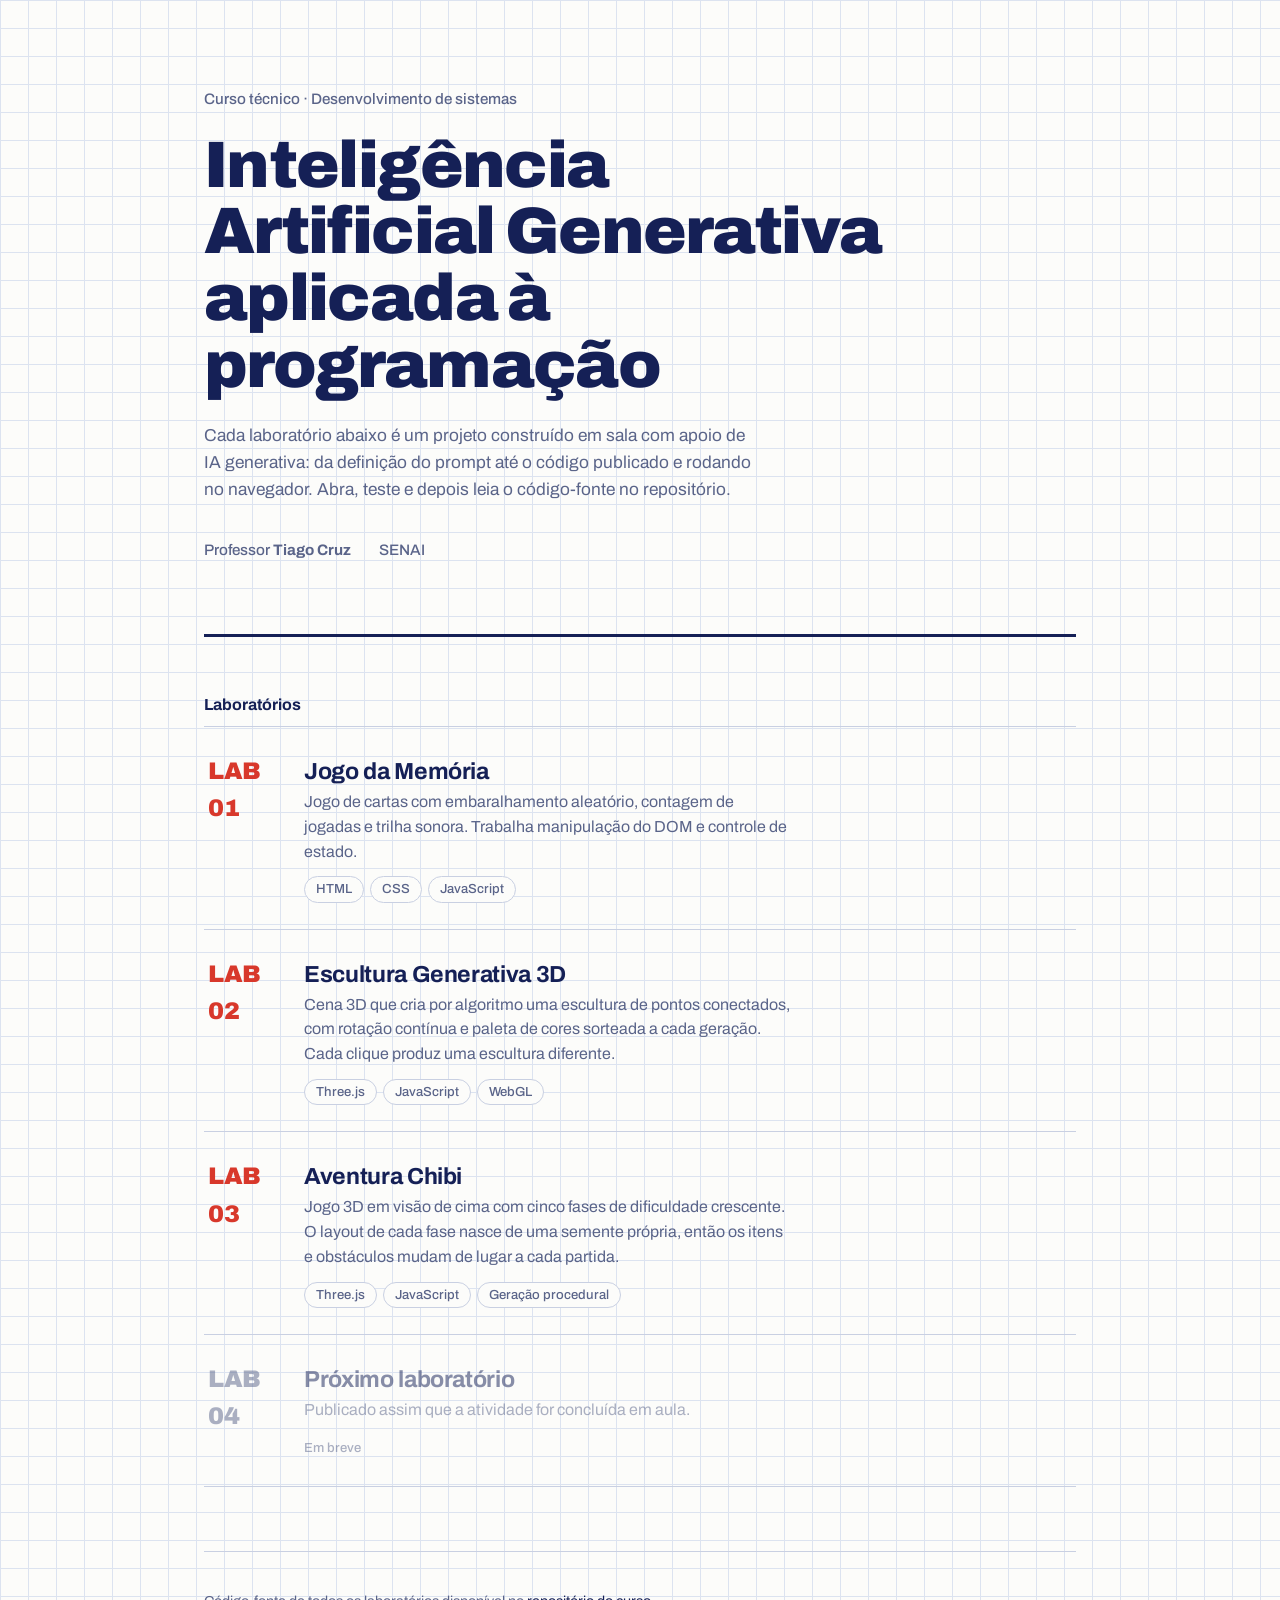
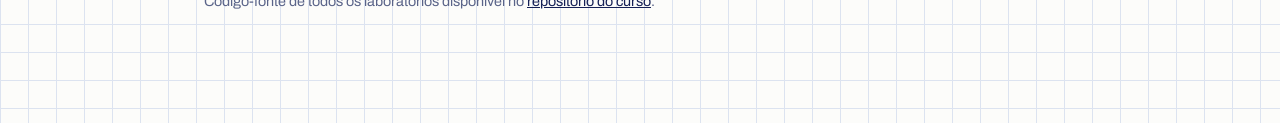
<file: index.html>
<!DOCTYPE html>
<html lang="pt-BR">
<head>
<meta charset="UTF-8">
<meta name="viewport" content="width=device-width, initial-scale=1">
<title>IA Generativa Aplicada à Programação — Laboratórios</title>
<meta name="description" content="Portal dos laboratórios práticos do curso de Inteligências Artificiais Generativas Aplicada à Programação.">
<link rel="preconnect" href="https://fonts.googleapis.com">
<link rel="preconnect" href="https://fonts.gstatic.com" crossorigin>
<link href="https://fonts.googleapis.com/css2?family=Archivo:wght@400;500;700;900&display=swap" rel="stylesheet">
<style>
  :root{
    --papel:#FCFCFA;
    --grade:#DCE3F0;
    --tinta:#152056;
    --tinta-fraca:#5A6489;
    --caneta:#D8382B;
    --borda:#C9D0E2;
  }

  *{box-sizing:border-box;}

  html{-webkit-text-size-adjust:100%;}

  body{
    margin:0;
    font-family:"Archivo","Segoe UI",system-ui,-apple-system,sans-serif;
    color:var(--tinta);
    background-color:var(--papel);
    /* papel quadriculado de caderno técnico */
    background-image:
      linear-gradient(var(--grade) 1px, transparent 1px),
      linear-gradient(90deg, var(--grade) 1px, transparent 1px);
    background-size:28px 28px;
    line-height:1.55;
  }

  .folha{
    max-width:920px;
    margin:0 auto;
    padding:0 24px 96px;
  }

  /* ---------- Cabeçalho ---------- */

  header{
    padding:88px 0 56px;
    border-bottom:3px solid var(--tinta);
  }

  .disciplina{
    font-size:.95rem;
    font-weight:500;
    color:var(--tinta-fraca);
    margin:0 0 20px;
  }

  h1{
    font-size:clamp(2.3rem,6.2vw,4.1rem);
    font-weight:900;
    line-height:1.02;
    letter-spacing:-.025em;
    margin:0 0 24px;
    max-width:16ch;
  }

  .resumo{
    font-size:1.08rem;
    max-width:56ch;
    margin:0;
    color:var(--tinta-fraca);
  }

  .assinatura{
    margin-top:36px;
    font-size:.95rem;
    font-weight:500;
    display:flex;
    flex-wrap:wrap;
    gap:8px 28px;
  }

  .assinatura span{color:var(--tinta-fraca);}
  .assinatura strong{font-weight:700;}

  /* ---------- Lista de laboratórios ---------- */

  h2{
    font-size:1rem;
    font-weight:700;
    margin:56px 0 8px;
  }

  .lista{
    list-style:none;
    margin:0;
    padding:0;
    border-top:1px solid var(--borda);
  }

  .lista li{border-bottom:1px solid var(--borda);}

  .lab{
    display:grid;
    grid-template-columns:76px 1fr;
    align-items:baseline;
    gap:0 20px;
    padding:26px 16px 26px 4px;
    text-decoration:none;
    color:inherit;
    transition:background-color .12s ease, color .12s ease, padding-left .12s ease;
  }

  .numero{
    font-size:1.5rem;
    font-weight:900;
    color:var(--caneta);
    letter-spacing:-.02em;
  }

  .titulo{
    font-size:1.45rem;
    font-weight:700;
    letter-spacing:-.015em;
    margin:0 0 6px;
  }

  .sobre{
    margin:0 0 12px;
    color:var(--tinta-fraca);
    max-width:54ch;
  }

  .stack{
    font-size:.82rem;
    font-weight:500;
    color:var(--tinta-fraca);
    display:flex;
    flex-wrap:wrap;
    gap:6px;
  }

  .stack b{
    font-weight:500;
    border:1px solid var(--borda);
    border-radius:999px;
    padding:2px 11px;
    background:var(--papel);
  }

  .lab:hover,
  .lab:focus-visible{
    background-color:var(--tinta);
    color:var(--papel);
    padding-left:14px;
    outline:none;
  }

  .lab:hover .sobre,
  .lab:focus-visible .sobre,
  .lab:hover .stack,
  .lab:focus-visible .stack{color:#B9C2E0;}

  .lab:hover .numero,
  .lab:focus-visible .numero{color:#FF8377;}

  .lab:hover .stack b,
  .lab:focus-visible .stack b{
    border-color:#3E4A85;
    background:transparent;
  }

  /* Laboratório ainda não publicado */

  .lab.breve{
    cursor:default;
    opacity:.5;
  }

  .lab.breve .numero{color:var(--tinta-fraca);}

  .aguarde{
    font-size:.82rem;
    font-weight:500;
    color:var(--tinta-fraca);
  }

  footer{
    margin-top:64px;
    padding-top:24px;
    border-top:1px solid var(--borda);
    font-size:.9rem;
    color:var(--tinta-fraca);
  }

  footer a{color:var(--tinta);}

  @media (max-width:560px){
    header{padding-top:56px;}
    .lab{grid-template-columns:1fr; gap:6px;}
    .numero{font-size:1.1rem;}
    .titulo{font-size:1.25rem;}
  }

  @media (prefers-reduced-motion:reduce){
    *{transition:none !important;}
  }
</style>
</head>
<body>
<div class="folha">

  <header>
    <p class="disciplina">Curso técnico · Desenvolvimento de sistemas</p>
    <h1>Inteligência Artificial Generativa aplicada à programação</h1>
    <p class="resumo">
      Cada laboratório abaixo é um projeto construído em sala com apoio de IA generativa:
      da definição do prompt até o código publicado e rodando no navegador.
      Abra, teste e depois leia o código-fonte no repositório.
    </p>
    <p class="assinatura">
      <span>Professor <strong>Tiago Cruz</strong></span>
      <span>SENAI</span>
    </p>
  </header>

  <h2>Laboratórios</h2>

  <!--
    ================== COMO ADICIONAR UM NOVO LABORATÓRIO ==================
    1. Copie um bloco <li> inteiro dos que estão abaixo.
    2. Troque o href pelo nome da pasta do novo lab (sempre minúsculo, sem
       espaços e sem acentos. Atenção: o GitHub Pages diferencia maiúsculas
       de minúsculas — "3D/" não é o mesmo que "3d/".
    3. Ajuste número, título, descrição e as tecnologias.
    Para liberar um lab que está "Em breve": troque <div class="lab breve">
    por <a class="lab" href="pasta-do-lab/"> e feche com </a>.
    =======================================================================
  -->

  <ul class="lista">

    <li>
      <a class="lab" href="lab-jogo-da-memoria/">
        <span class="numero">LAB 01</span>
        <span>
          <span class="titulo">Jogo da Memória</span>
          <p class="sobre">
            Jogo de cartas com embaralhamento aleatório, contagem de jogadas e
            trilha sonora. Trabalha manipulação do DOM e controle de estado.
          </p>
          <span class="stack"><b>HTML</b><b>CSS</b><b>JavaScript</b></span>
        </span>
      </a>
    </li>

    <li>
      <a class="lab" href="3D/">
        <span class="numero">LAB 02</span>
        <span>
          <span class="titulo">Escultura Generativa 3D</span>
          <p class="sobre">
            Cena 3D que cria por algoritmo uma escultura de pontos conectados,
            com rotação contínua e paleta de cores sorteada a cada geração.
            Cada clique produz uma escultura diferente.
          </p>
          <span class="stack"><b>Three.js</b><b>JavaScript</b><b>WebGL</b></span>
        </span>
      </a>
    </li>

    <li>
      <a class="lab" href="jogo-3d-chibi/">
        <span class="numero">LAB 03</span>
        <span>
          <span class="titulo">Aventura Chibi</span>
          <p class="sobre">
            Jogo 3D em visão de cima com cinco fases de dificuldade crescente.
            O layout de cada fase nasce de uma semente própria, então os itens e
            obstáculos mudam de lugar a cada partida.
          </p>
          <span class="stack"><b>Three.js</b><b>JavaScript</b><b>Geração procedural</b></span>
        </span>
      </a>
    </li>

    <li>
      <div class="lab breve">
        <span class="numero">LAB 04</span>
        <span>
          <span class="titulo">Próximo laboratório</span>
          <p class="sobre">Publicado assim que a atividade for concluída em aula.</p>
          <span class="aguarde">Em breve</span>
        </span>
      </div>
    </li>

  </ul>

  <footer>
    <p>
      Código-fonte de todos os laboratórios disponível no
      <a href="https://github.com/tiagucruz/gpt">repositório do curso</a>.
    </p>
  </footer>

</div>
</body>
</html>
</file>
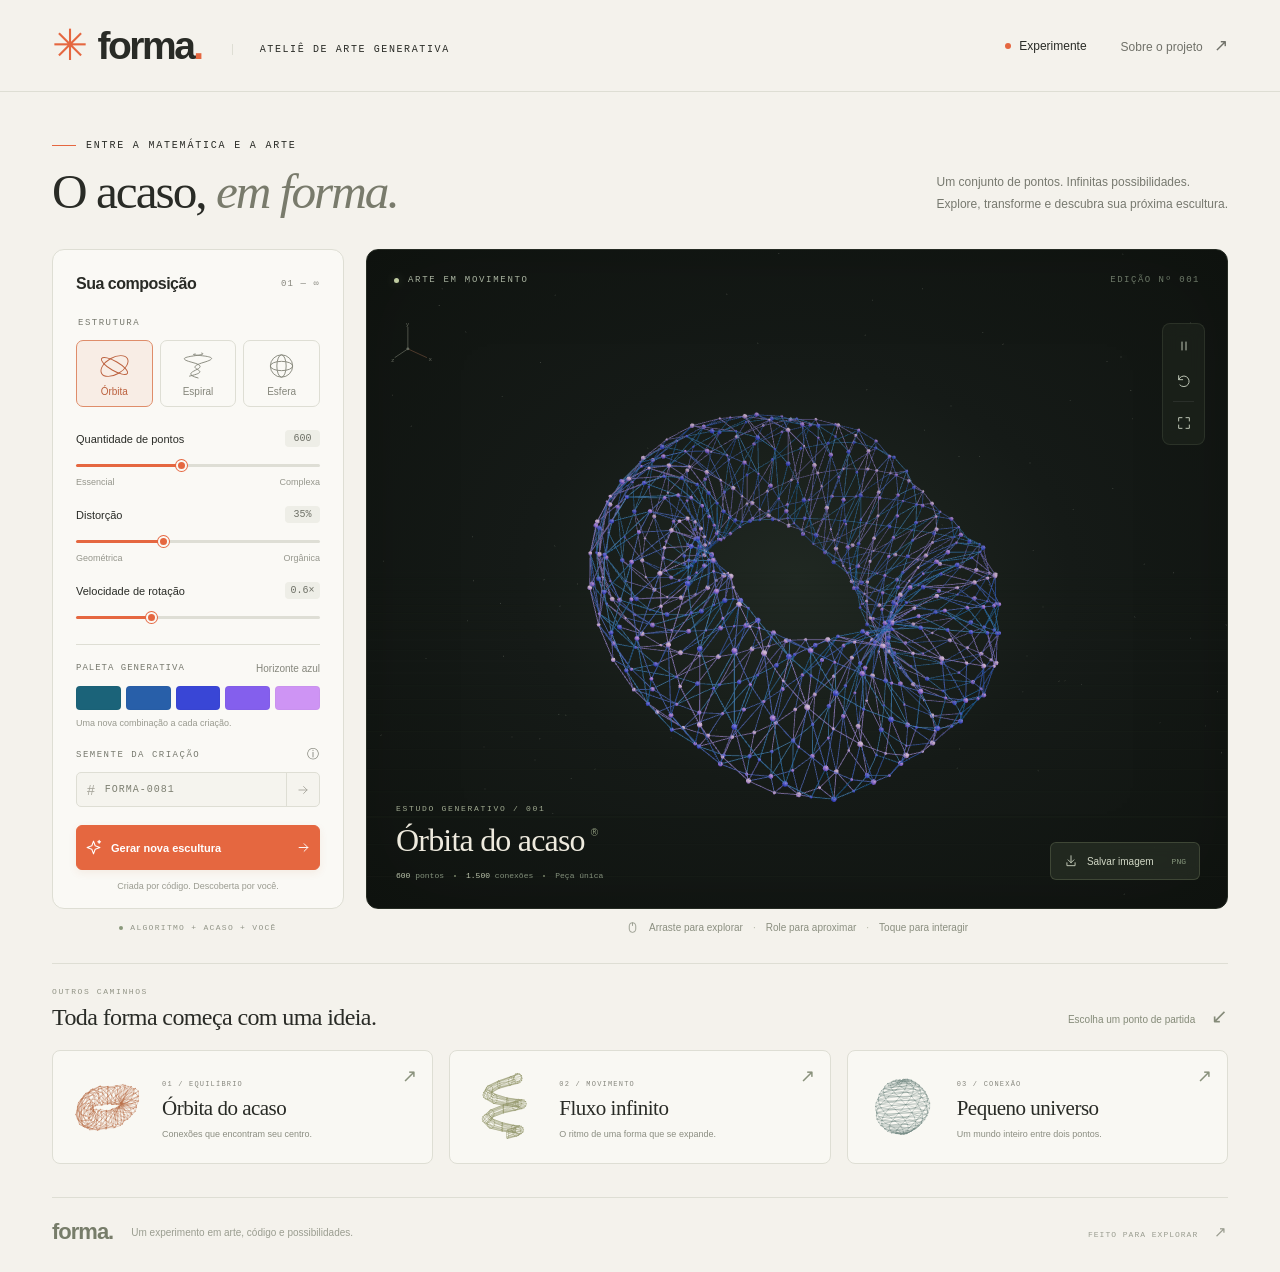
<file: 3D/index.html>
<!DOCTYPE html>
<html lang="pt-BR">
<head>
  <meta charset="UTF-8">
  <meta name="viewport" content="width=device-width, initial-scale=1.0">
  <meta name="theme-color" content="#f4f2ec">
  <meta name="description" content="Um ateliê de arte generativa. Explore formas, transforme o acaso e crie esculturas 3D únicas.">
  <title>Forma — Ateliê generativo</title>
  <link rel="icon" href="assets/favicon.svg" type="image/svg+xml">
  <link rel="stylesheet" href="styles.css">
  <script type="importmap">{"imports":{"three":"./vendor/three.module.js"}}</script>
  <script type="module" src="app.js"></script>
</head>
<body>
  <svg class="icon-definitions" xmlns="http://www.w3.org/2000/svg" aria-hidden="true"><defs>
    <symbol id="i-spark" viewBox="0 0 24 24"><path d="m12 3 2.4 6.6L21 12l-6.6 2.4L12 21l-2.4-6.6L3 12l6.6-2.4L12 3Z"/><path d="m20 2 .6 1.4L22 4l-1.4.6L20 6l-.6-1.4L18 4l1.4-.6L20 2Z"/></symbol>
    <symbol id="i-arrow" viewBox="0 0 24 24"><path d="M5 12h14m-6-6 6 6-6 6"/></symbol>
    <symbol id="i-download" viewBox="0 0 24 24"><path d="M12 3v12m-5-5 5 5 5-5M5 15v5h14v-5"/></symbol>
    <symbol id="i-reset" viewBox="0 0 24 24"><path d="M4 10a8 8 0 1 1 1.8 8M4 4v6h6"/></symbol>
    <symbol id="i-expand" viewBox="0 0 24 24"><path d="M9 4H4v5m11-5h5v5M4 15v5h5m11-5v5h-5"/></symbol>
    <symbol id="i-pause" viewBox="0 0 24 24"><path d="M9 6v12M15 6v12"/></symbol>
    <symbol id="i-play" viewBox="0 0 24 24"><path d="m9 5 11 7-11 7V5Z"/></symbol>
    <symbol id="i-close" viewBox="0 0 24 24"><path d="m6 6 12 12M6 18 18 6"/></symbol>
    <symbol id="i-mouse" viewBox="0 0 24 24"><rect x="6" y="3" width="12" height="18" rx="6"/><path d="M12 3v6"/></symbol>
    <symbol id="i-copy" viewBox="0 0 24 24"><rect x="8" y="8" width="12" height="12" rx="2"/><path d="M15 8V4H4v11h4"/></symbol>
  </defs></svg>

  <header class="site-header">
    <a class="brand" href="./" aria-label="Forma, página inicial"><span class="brand-symbol" aria-hidden="true">✳</span><span>forma<span class="brand-period">.</span></span></a>
    <span class="brand-description">ATELIÊ DE ARTE GENERATIVA</span>
    <nav aria-label="Navegação principal"><span class="nav-current"><span></span>Experimente</span><button class="text-button" id="about-button">Sobre o projeto <span aria-hidden="true">↗</span></button></nav>
  </header>

  <main>
    <section class="intro" aria-labelledby="page-title"><div><p class="eyebrow"><span class="short-line"></span> ENTRE A MATEMÁTICA E A ARTE</p><h1 id="page-title">O acaso, <em>em forma.</em></h1></div><p class="intro-description">Um conjunto de pontos. Infinitas possibilidades.<br>Explore, transforme e descubra sua próxima escultura.</p></section>
    <div class="workspace">
      <aside class="control-panel" aria-label="Controles da escultura">
        <div class="panel-heading"><h2>Sua composição</h2><span class="tiny-label">01 — ∞</span></div>
        <fieldset class="style-field"><legend class="control-label">ESTRUTURA</legend><div class="style-options">
          <label class="style-option"><input type="radio" name="style" value="orbita" checked><svg viewBox="0 0 42 32" aria-hidden="true"><ellipse cx="21" cy="16" rx="16" ry="9" transform="rotate(-30 21 16)"/><ellipse cx="21" cy="16" rx="16" ry="5" transform="rotate(30 21 16)"/></svg><span>Órbita</span></label>
          <label class="style-option"><input type="radio" name="style" value="espiral"><svg viewBox="0 0 42 32" aria-hidden="true"><path d="M12 27C42 20 1 20 28 12S5 5 19 3M22 29C-4 22 42 19 15 12S37 5 25 2"/></svg><span>Espiral</span></label>
          <label class="style-option"><input type="radio" name="style" value="esfera"><svg viewBox="0 0 42 32" aria-hidden="true"><circle cx="21" cy="16" r="12"/><ellipse cx="21" cy="16" rx="5" ry="12"/><ellipse cx="21" cy="16" rx="12" ry="5"/></svg><span>Esfera</span></label>
        </div></fieldset>
        <div class="slider-control"><label for="density">Quantidade de pontos <output id="density-output" for="density">600</output></label><input id="density" type="range" min="240" max="1080" step="60" value="600"><div class="range-labels"><span>Essencial</span><span>Complexa</span></div></div>
        <div class="slider-control"><label for="complexity">Distorção <output id="complexity-output" for="complexity">35%</output></label><input id="complexity" type="range" min="0" max="100" value="35"><div class="range-labels"><span>Geométrica</span><span>Orgânica</span></div></div>
        <div class="slider-control compact"><label for="speed">Velocidade de rotação <output id="speed-output" for="speed">0.6×</output></label><input id="speed" type="range" min="0" max="20" value="6"></div>
        <div class="palette-section"><div class="control-label palette-label">PALETA GENERATIVA <span id="palette-name">Âmbar solar</span></div><div class="palette-swatches" id="palette-swatches" aria-label="Cores da escultura"></div><p>Uma nova combinação a cada criação.</p></div>
        <div class="seed-section"><label for="seed" class="control-label">SEMENTE DA CRIAÇÃO <span title="A mesma semente e os mesmos parâmetros recriam a mesma forma.">ⓘ</span></label><div class="seed-input"><span aria-hidden="true">#</span><input id="seed" value="FORMA-0081" maxlength="32" spellcheck="false" aria-describedby="seed-hint"><button id="apply-seed" aria-label="Aplicar semente" title="Aplicar semente"><svg><use href="#i-arrow"/></svg></button></div><span class="sr-only" id="seed-hint">Digite uma semente e pressione Enter para recriar uma composição.</span></div>
        <button id="generate" class="primary-button"><svg><use href="#i-spark"/></svg>Gerar nova escultura<svg class="button-arrow"><use href="#i-arrow"/></svg></button>
        <p class="panel-footnote">Criada por código. Descoberta por você.</p>
      </aside>

      <section class="stage" id="stage" aria-label="Visualização interativa da escultura 3D">
        <div id="canvas-container"></div>
        <div class="stage-top"><span class="live-label"><span></span> ARTE EM MOVIMENTO</span><span class="stage-edition" id="edition">EDIÇÃO Nº 001</span></div>
        <div class="stage-axis" aria-hidden="true"><svg viewBox="0 0 60 60"><path class="axis-y" d="M23 38V8"/><path class="axis-x" d="m23 38 26 12"/><path class="axis-z" d="M23 38 5 50"/><text x="20" y="7">y</text><text x="51" y="54">x</text><text x="0" y="56">z</text><circle cx="23" cy="38" r="2"/></svg></div>
        <div class="stage-tools"><button id="toggle-rotation" class="stage-button" aria-label="Pausar rotação" title="Pausar rotação" aria-pressed="false"><svg><use href="#i-pause"/></svg></button><button id="reset-camera" class="stage-button" aria-label="Restaurar câmera" title="Restaurar câmera"><svg><use href="#i-reset"/></svg></button><span class="tool-separator"></span><button id="fullscreen" class="stage-button" aria-label="Tela cheia" title="Tela cheia"><svg><use href="#i-expand"/></svg></button></div>
        <div class="stage-bottom"><div class="artwork-caption"><span class="tiny-label" id="artwork-category">ESTUDO GENERATIVO / 001</span><h2 id="artwork-title">Órbita do acaso<span>®</span></h2><div class="artwork-stats"><span><b id="point-count">600</b> pontos</span><i></i><span><b id="connection-count">1.500</b> conexões</span><i></i><span>Peça única</span></div></div><button id="export" class="export-button"><svg><use href="#i-download"/></svg>Salvar imagem<span>PNG</span></button></div>
        <div class="loading" id="loading"><span class="loading-symbol">✳</span><p>Encontrando forma no acaso…</p></div>
        <div class="stage-error" id="stage-error" hidden><h2>Vamos dar forma à sua ideia.</h2><p id="error-message"></p></div>
      </section>
    </div>
    <div class="below-stage"><span class="made-with"><span></span> ALGORITMO + ACASO + VOCÊ</span><p><svg><use href="#i-mouse"/></svg>Arraste para explorar <span>·</span> Role para aproximar <span>·</span> Toque para interagir</p></div>

    <section class="explorations" aria-labelledby="explore-title"><div class="explore-heading"><div><span class="eyebrow">OUTROS CAMINHOS</span><h2 id="explore-title">Toda forma começa com uma ideia.</h2></div><p>Escolha um ponto de partida <span aria-hidden="true">↙</span></p></div><div class="preset-grid">
      <button class="preset-card" data-preset="orbita"><div class="preset-art" id="preview-orbita" aria-hidden="true"></div><div class="preset-copy"><span class="tiny-label">01 / EQUILÍBRIO</span><h3>Órbita do acaso</h3><p>Conexões que encontram seu centro.</p></div><span class="preset-arrow" aria-hidden="true">↗</span></button>
      <button class="preset-card" data-preset="espiral"><div class="preset-art" id="preview-espiral" aria-hidden="true"></div><div class="preset-copy"><span class="tiny-label">02 / MOVIMENTO</span><h3>Fluxo infinito</h3><p>O ritmo de uma forma que se expande.</p></div><span class="preset-arrow" aria-hidden="true">↗</span></button>
      <button class="preset-card" data-preset="esfera"><div class="preset-art" id="preview-esfera" aria-hidden="true"></div><div class="preset-copy"><span class="tiny-label">03 / CONEXÃO</span><h3>Pequeno universo</h3><p>Um mundo inteiro entre dois pontos.</p></div><span class="preset-arrow" aria-hidden="true">↗</span></button>
    </div></section>
  </main>
  <footer><a class="footer-brand" href="./">forma.</a><span>Um experimento em arte, código e possibilidades.</span><span>FEITO PARA EXPLORAR <span aria-hidden="true">↗</span></span></footer>
  <div id="toast" class="toast" role="status"></div>
  <dialog id="about-dialog"><button id="close-about" class="dialog-close" aria-label="Fechar"><svg><use href="#i-close"/></svg></button><span class="eyebrow">SOBRE O EXPERIMENTO</span><h2>Onde o código<br>encontra o <em>acaso.</em></h2><p>Forma é um ateliê de esculturas generativas desenvolvido para a atividade de Arte Generativa 3D do SENAI.</p><p>Cada peça nasce de uma superfície matemática. Pontos se distribuem por órbitas, espirais ou esferas, recebem pequenas distorções e se conectam aos seus vizinhos. A semente define as variações e uma paleta de cores exclusiva.</p><div class="about-grid"><div><b>01</b><span>Escolha uma estrutura e explore os parâmetros.</span></div><div><b>02</b><span>Gere uma nova escultura ou recrie uma semente.</span></div><div><b>03</b><span>Encontre seu ângulo e salve uma imagem.</span></div></div><p class="about-note">Construído com Three.js. Todas as formas são calculadas em tempo real, no seu navegador. Nenhuma criação é enviada a um servidor.</p></dialog>
  <script>if(location.protocol==='file:'){document.getElementById('loading').hidden=true;document.getElementById('stage-error').hidden=false;document.getElementById('error-message').textContent='Abra este projeto com o Live Server do VS Code. Os módulos 3D precisam de um servidor local para funcionar.';}</script>
</body>
</html>
</file>
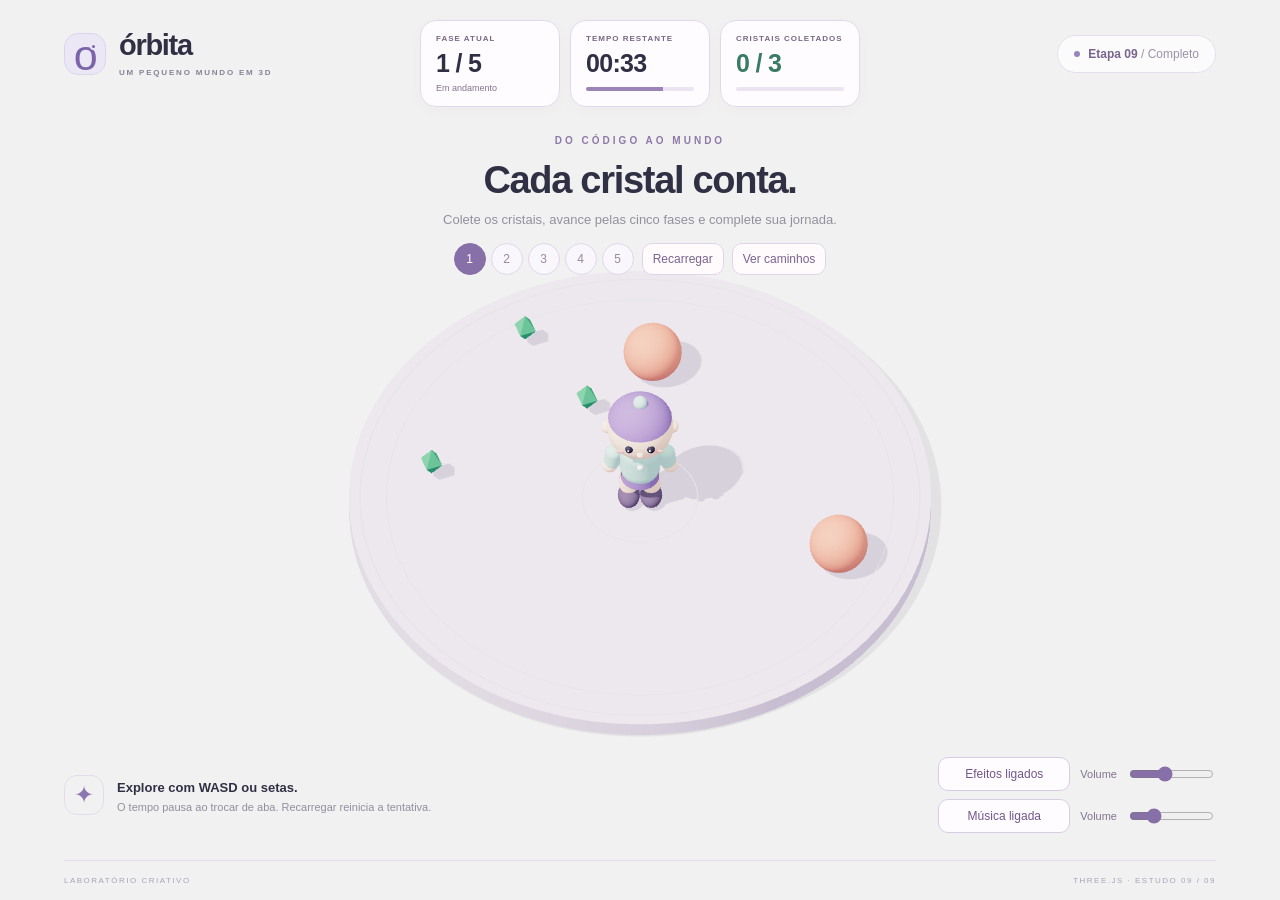
<file: jogo-3d-chibi/index.html>
<!doctype html>
<html lang="pt-BR">
  <head>
    <meta charset="UTF-8" />
    <meta name="viewport" content="width=device-width, initial-scale=1.0" />
    <meta name="theme-color" content="#f5f3fa" />
    <title>Órbita — Corrida pelos cristais</title>
    <link rel="icon" href="data:," />
    <link rel="stylesheet" href="./style.css" />
  </head>
  <body>
    <main class="app">
      <header class="header">
        <a class="brand" href="./" aria-label="Órbita, início">
          <span class="brand-icon" aria-hidden="true">o<span></span></span>
          <span>órbita<span class="brand-caption">UM PEQUENO MUNDO EM 3D</span></span>
        </a>
        <span class="stage"><span class="status-dot"></span>Etapa 09 <span class="stage-label"> /  Completo</span>
        </span>
      </header>

      <section id="hud" class="hud" aria-label="Informações da partida">
        <div class="hud-card">
          <span class="hud-label">FASE ATUAL</span>
          <strong id="hud-phase" class="hud-value">1 / 5</strong>
          <span id="hud-phase-state" class="hud-caption">Em andamento</span>
        </div>
        <div id="hud-time-card" class="hud-card hud-time">
          <span id="hud-time-label" class="hud-label">TEMPO RESTANTE</span>
          <strong id="hud-time" class="hud-value">00:45</strong>
          <span class="hud-track" aria-hidden="true"><span id="hud-time-fill"></span></span>
        </div>
        <div class="hud-card hud-crystals">
          <span class="hud-label">CRISTAIS COLETADOS</span>
          <strong id="hud-items" class="hud-value">0 / 3</strong>
          <span class="hud-track" aria-hidden="true"><span id="hud-items-fill"></span></span>
        </div>
        <p id="hud-announcement" class="sr-only" role="status" aria-atomic="true"></p>
      </section>

      <section class="intro" aria-labelledby="scene-title">
        <p class="eyebrow">DO CÓDIGO AO MUNDO</p>
        <h1 id="scene-title">Cada cristal conta.</h1>
        <p>Colete os cristais, avance pelas cinco fases e complete sua jornada.</p>
        <nav class="phase-controls" aria-label="Progresso e controles da partida">
          <ol id="phase-progress" class="phase-progress" aria-label="Progresso nas cinco fases"></ol>
          <button id="reload-phase" type="button">Recarregar</button>
          <button id="toggle-paths" type="button" aria-pressed="false">Ver caminhos</button>
        </nav>
      </section>

      <canvas id="scene" aria-label="Cena 3D vista de cima: personagem chibi, cristais verdes e obstáculos coral sobre um piso circular lilás."></canvas>
      <p id="scene-error" class="error" role="alert" hidden></p>
      <p id="collision-feedback" class="collision-feedback" role="status" hidden><strong id="result-title"></strong><br><span id="result-description"></span></p>

      <dialog id="completion-dialog" class="completion-dialog" aria-labelledby="completion-title" aria-describedby="completion-description">
        <span class="completion-symbol" aria-hidden="true">✦</span>
        <p id="completion-eyebrow" class="eyebrow"></p>
        <h2 id="completion-title"></h2>
        <p id="completion-description" class="completion-description"></p>
        <div class="completion-stats">
          <div><span>CRISTAIS COLETADOS</span><strong id="completion-crystals"></strong></div>
          <div><span id="completion-stat-label"></span><strong id="completion-stat-value"></strong></div>
        </div>
        <button id="completion-action" type="button" autofocus>Continuar</button>
        <div class="dialog-audio">
          <button class="dialog-sound" type="button" data-sound-toggle aria-pressed="true">Efeitos ligados</button>
          <button class="dialog-sound" type="button" data-music-toggle aria-pressed="true">Música ligada</button>
        </div>
      </dialog>

      <footer class="footer">
        <div class="scene-note"><span class="note-icon" aria-hidden="true">✦</span><div><strong>Explore com WASD ou setas.</strong><p>O tempo pausa ao trocar de aba. Recarregar reinicia a tentativa.</p></div></div>
        <div class="audio-panel">
          <div class="sound-controls" role="group" aria-label="Efeitos sonoros">
            <button type="button" data-sound-toggle aria-pressed="true">Efeitos ligados</button>
            <label for="sound-volume">Volume</label>
            <input id="sound-volume" aria-label="Volume dos efeitos sonoros" type="range" min="0" max="100" step="5" value="40" />
          </div>
          <div class="sound-controls" role="group" aria-label="Música de fundo">
            <button type="button" data-music-toggle aria-pressed="true">Música ligada</button>
            <label for="music-volume">Volume</label>
            <input id="music-volume" aria-label="Volume da música de fundo" type="range" min="0" max="100" step="5" value="25" />
          </div>
        </div>
      </footer>
      <div class="bottom-line"><span>LABORATÓRIO CRIATIVO</span><span>THREE.JS · ESTUDO 09 / 09</span></div>
    </main>
    <script type="module" src="./main.js"></script>
  </body>
</html>
</file>
<file: 3D/styles.css>
:root{--paper:#f4f2ec;--ink:#292b26;--muted:#87877e;--line:#deded4;--accent:#e56740;--serif:Georgia,'Times New Roman',serif;--sans:'Segoe UI',Arial,sans-serif;--mono:Consolas,'Courier New',monospace}
*{box-sizing:border-box}body{margin:0;background:var(--paper);color:var(--ink);font-family:var(--sans);font-size:14px;-webkit-font-smoothing:antialiased}button,input{font:inherit}button,a,input{-webkit-tap-highlight-color:transparent}button{cursor:pointer}button{color:inherit}a{color:inherit;text-decoration:none}button svg,svg.icon{width:19px;height:19px;fill:none;stroke:currentColor;stroke-width:1.5;stroke-linecap:round;stroke-linejoin:round}button:disabled{opacity:.5;cursor:wait}button:focus-visible,a:focus-visible,input:focus-visible{outline:2px solid var(--accent);outline-offset:5px}button{transition:background .2s,transform .2s,border-color .2s}button:active{transform:translateY(1px)}.icon-definitions{position:absolute;width:0;height:0;overflow:hidden}.site-header{height:92px;border-bottom:1px solid var(--line);display:flex;align-items:center;max-width:1600px;margin:auto;padding:0 52px;gap:30px}.brand{font-size:39px;font-weight:650;letter-spacing:-2.5px;display:flex;align-items:center;gap:12px}.brand-symbol{font-size:43px;font-weight:400;color:var(--accent);line-height:1}.brand-period{color:var(--accent)}.brand-description{font-family:var(--mono);font-size:10px;letter-spacing:1.6px;border-left:1px solid var(--line);padding-left:27px;margin-top:7px}.site-header nav{margin-left:auto;display:flex;gap:34px;font-size:12px;align-items:center}.nav-current{display:flex;align-items:center;gap:8px}.nav-current>span{width:6px;height:6px;background:var(--accent);border-radius:50%}.text-button{padding:10px 0;background:none;border:0;color:#707169}.text-button span{margin-left:8px;font-size:17px}.text-button:hover{color:var(--accent)}main{max-width:1600px;padding:0 52px;margin:auto}.intro{display:flex;justify-content:space-between;align-items:flex-end;padding:38px 0 30px;gap:24px}.eyebrow{font-family:var(--mono);font-size:10px;letter-spacing:1.8px;display:flex;align-items:center;gap:10px;font-weight:400}.short-line{display:inline-block;width:24px;height:1px;background:var(--accent)}h1{font-family:var(--serif);font-size:clamp(38px,3.85vw,59px);letter-spacing:-2px;line-height:1.1;font-weight:400;margin:14px 0 0}h1 em{font-weight:400;color:#797b6c}.intro-description{color:#77796f;font-size:12px;line-height:1.85;margin:0 0 4px}.workspace{display:grid;grid-template-columns:292px minmax(0,1fr);gap:22px;align-items:stretch}.control-panel{background:#faf9f5;border:1px solid var(--line);border-radius:12px;padding:25px 23px 17px}.panel-heading{display:flex;align-items:center;justify-content:space-between;margin-bottom:25px}.panel-heading h2{font-size:16px;font-weight:550;margin:0;letter-spacing:-.5px}.tiny-label{font-family:var(--mono);font-size:9px;letter-spacing:1.1px;font-weight:400;color:var(--muted)}fieldset{border:0;padding:0;margin:0}.control-label{font-size:9px;letter-spacing:1.5px;font-family:var(--mono);color:#77796e}.style-options{display:grid;grid-template-columns:repeat(3,1fr);gap:7px;margin:12px 0 23px}.style-option{position:relative;cursor:pointer;display:flex;flex-direction:column;align-items:center;gap:5px;padding:10px 4px 9px;border:1px solid var(--line);border-radius:7px;color:#85867b;font-size:10px;transition:.2s}.style-option svg{width:39px;height:30px;stroke:currentColor;fill:none;stroke-width:1}.style-option input{position:absolute;opacity:0;width:100%;height:100%;inset:0;margin:0;cursor:pointer}.style-option:has(input:checked){background:#f8ede5;border-color:#df8d6a;color:#bc613e}.style-option:has(input:focus-visible){outline:2px solid var(--accent);outline-offset:3px}.style-option:hover{border-color:#b9b7a8}.slider-control{margin-bottom:19px}.slider-control label{display:flex;align-items:center;justify-content:space-between;font-size:11px}.slider-control output{font-family:var(--mono);font-size:10px;background:#eeeee7;border-radius:4px;min-width:35px;padding:3px 5px;text-align:center;color:#6f7167}input[type=range]{appearance:none;-webkit-appearance:none;width:100%;height:3px;background:linear-gradient(to right,var(--accent) 43%,#deded5 43%);border-radius:5px;margin:17px 0 7px;cursor:pointer;display:block}input[type=range]::-webkit-slider-thumb{appearance:none;width:11px;height:11px;background:var(--accent);border:2px solid #faf9f5;box-shadow:0 0 0 1px var(--accent);border-radius:50%}input[type=range]::-moz-range-thumb{width:8px;height:8px;background:var(--accent);border:2px solid #faf9f5;box-shadow:0 0 0 1px var(--accent);border-radius:50%}.range-labels{display:flex;justify-content:space-between;color:#95968c;font-size:9px;margin-top:10px}.compact{margin-bottom:25px}.palette-section{border-top:1px solid var(--line);padding-top:18px}.palette-label{display:flex;justify-content:space-between;letter-spacing:1px}.palette-label>span{font-family:var(--sans);letter-spacing:0;font-size:10px;color:#85867c}.palette-swatches{display:flex;gap:5px;margin-top:12px}.palette-swatches span{height:24px;flex:1;border-radius:4px;border:1px solid #00000006}.palette-section p{font-size:9px;color:#98998e;margin:8px 0 18px}.seed-section>label{display:flex;justify-content:space-between;align-items:center}.seed-section>label span{font-family:var(--sans);font-size:12px}.seed-input{display:flex;align-items:center;border:1px solid var(--line);border-radius:5px;margin:9px 0 18px;height:35px;background:#f5f4ee;padding-left:10px;color:#a4a398;gap:8px}.seed-input input{width:100%;min-width:0;border:0;background:transparent;outline-offset:0;color:#7d7f71;font-family:var(--mono);font-size:10px;letter-spacing:1px}.seed-input button{background:none;border:0;border-left:1px solid var(--line);padding:5px 9px;height:100%;display:grid;place-items:center}.seed-input button:hover{color:var(--accent)}.seed-input svg{width:14px;height:14px}.primary-button{display:flex;align-items:center;justify-content:center;gap:9px;background:var(--accent);border:1px solid var(--accent);color:white;border-radius:6px;width:100%;padding:13px 8px;font-size:11px;font-weight:550;box-shadow:0 3px 8px #b3592115}.primary-button:hover{background:#cf5631;border-color:#cf5631;box-shadow:0 3px 12px #b3592129}.primary-button svg{width:17px;height:17px}.primary-button .button-arrow{margin-left:auto;width:15px}.panel-footnote{text-align:center;font-size:9px;color:#9a9b90;margin:11px 0 0}.stage{position:relative;min-height:614px;background:radial-gradient(ellipse at 50% 50%,#202822 0%,#151a17 45%,#101410 100%);border:1px solid #252b23;border-radius:12px;overflow:hidden;color:#edeae0;isolation:isolate}.stage:after{content:'';position:absolute;inset:0;pointer-events:none;border-radius:inherit;box-shadow:inset 0 0 100px #00000025;z-index:-1}#canvas-container{position:absolute;inset:0;z-index:-1}#canvas-container canvas{width:100%;height:100%;display:block;touch-action:none;outline-offset:-5px}.stage-top{position:absolute;top:25px;left:27px;right:27px;display:flex;justify-content:space-between;align-items:center;pointer-events:none}.live-label{font-family:var(--mono);font-size:9px;letter-spacing:1.7px;color:#a8b29f;display:flex;align-items:center;gap:9px}.live-label>span{width:5px;height:5px;border-radius:50%;background:#c0cca1;box-shadow:0 0 9px #c0cca13f}.stage-edition{font-family:var(--mono);font-size:9px;letter-spacing:1.5px;color:#6d7968}.stage-axis{position:absolute;left:24px;top:71px;width:44px;opacity:.45;pointer-events:none}.stage-axis svg{width:100%;fill:#cad0ba}.stage-axis path{stroke-width:1;stroke:#cad0ba}.stage-axis text{font-family:var(--mono);font-size:8px}.stage-axis .axis-x{stroke:#c4815f}.stage-tools{position:absolute;right:22px;top:73px;display:flex;flex-direction:column;border:1px solid #d8e4bb18;border-radius:8px;padding:4px;background:#21271f90;backdrop-filter:blur(8px)}.stage-button{background:transparent;border:0;display:grid;place-items:center;width:33px;height:35px;color:#bbc3b3}.stage-button:hover{color:white;background:#ffffff0b;border-radius:4px}.stage-button svg{width:16px;height:16px}.tool-separator{height:1px;background:#ffffff13;margin:3px 6px}.stage-bottom{position:absolute;bottom:28px;left:29px;right:27px;display:flex;justify-content:space-between;align-items:flex-end;gap:16px;pointer-events:none}.artwork-caption .tiny-label{color:#a0aa90;font-size:8px;letter-spacing:1.7px}.artwork-caption h2{font-family:var(--serif);font-size:32px;letter-spacing:-.8px;font-weight:400;margin:8px 0 12px;color:#eeeade}.artwork-caption h2>span{font-family:var(--sans);font-size:10px;vertical-align:top;display:inline-block;margin:5px 0 0 6px;color:#8b977a}.artwork-stats{display:flex;align-items:center;gap:10px;font-family:var(--mono);font-size:8px;color:#84917c}.artwork-stats b{font-weight:400;color:#bbc4ac}.artwork-stats i{width:2px;height:2px;border-radius:50%;background:#748066}.export-button{display:flex;align-items:center;justify-content:center;gap:9px;border:1px solid #7a886653;border-radius:6px;background:#2f372c90;color:#d2d8c6;padding:11px 13px;font-size:10px;pointer-events:auto;backdrop-filter:blur(8px)}.export-button svg{width:14px;height:14px}.export-button>span{font-family:var(--mono);color:#88987e;font-size:8px;margin-left:9px}.export-button:hover{background:#404b37;border-color:#9fae8070}.below-stage{display:grid;grid-template-columns:292px 1fr;gap:22px;align-items:center;margin:12px 0 29px}.made-with{font-family:var(--mono);font-size:8px;letter-spacing:1.3px;color:#929588;display:flex;justify-content:center;align-items:center;gap:7px}.made-with>span{width:4px;height:4px;background:#89997b;border-radius:50%}.below-stage p{margin:0;text-align:center;font-size:10px;color:#8b8f80;display:flex;align-items:center;justify-content:center;gap:10px}.below-stage svg{width:13px;height:13px;fill:none;stroke:currentColor;stroke-width:1.5}.below-stage p>span{color:#b3b6a7}.explorations{border-top:1px solid var(--line);padding-top:23px;margin-bottom:33px}.explore-heading{display:flex;align-items:flex-end;justify-content:space-between;margin-bottom:19px}.explore-heading .eyebrow{color:#929486;font-size:8px;letter-spacing:1.6px}.explore-heading h2{font-family:var(--serif);font-weight:400;font-size:24px;letter-spacing:-.6px;margin:8px 0 0}.explore-heading p{font-size:10px;color:#858b79;margin:0 0 3px}.explore-heading p>span{font-size:20px;margin-left:13px}.preset-grid{display:grid;grid-template-columns:repeat(3,minmax(0,1fr));gap:16px}.preset-card{display:flex;align-items:center;text-align:left;background:#f9f8f3;border:1px solid var(--line);border-radius:8px;padding:13px 15px 13px 7px;min-height:114px;gap:8px;position:relative;overflow:hidden}.preset-card:hover{border-color:#b6bba6;background:#fffef9;transform:translateY(-3px)}.preset-art{width:94px;height:82px;flex-shrink:0}.preset-art svg{width:100%;height:100%;fill:none;stroke-width:.65}.preset-copy .tiny-label{font-size:7px;letter-spacing:1.2px}.preset-copy h3{font-family:var(--serif);font-size:21px;font-weight:400;letter-spacing:-.5px;margin:7px 0}.preset-copy p{font-size:9px;color:#8b8d81;margin:0;line-height:1.5}.preset-arrow{margin-left:auto;align-self:flex-start;color:#8a927c;font-size:18px;padding-top:1px}footer{max-width:1496px;margin:auto;padding:21px 0 27px;display:flex;align-items:center;border-top:1px solid var(--line);gap:18px;color:#9a9d90;font-size:10px}.footer-brand{font-size:22px;letter-spacing:-1px;color:#777d6a;font-weight:600}footer>span:last-child{margin-left:auto;font-family:var(--mono);font-size:8px;letter-spacing:1px}footer>span:last-child>span{margin-left:10px;font-size:15px}.loading{position:absolute;inset:0;background:#151a17;display:flex;flex-direction:column;align-items:center;justify-content:center;color:#b1b69e;transition:opacity .5s}.loading-symbol{font-size:55px;color:var(--accent);animation:turn 7s linear infinite}.loading p{font-size:12px;margin-top:20px}.loading[hidden],.stage-error[hidden]{display:none}.stage-error{position:absolute;inset:0;display:flex;align-items:center;justify-content:center;flex-direction:column;background:#151a17;padding:50px;text-align:center}.stage-error h2{font:32px var(--serif);color:#e6e6d6}.stage-error p{font-size:14px;line-height:1.7;max-width:440px;color:#a4ad98}.toast{position:fixed;bottom:28px;left:50%;transform:translate(-50%,15px);border:1px solid #e8e8df;background:#fcfbf6;box-shadow:0 8px 35px #0002;color:#3e4838;border-radius:8px;padding:13px 21px;font-size:12px;opacity:0;pointer-events:none;transition:.25s;z-index:10;max-width:calc(100% - 32px);text-align:center}.toast.visible{opacity:1;transform:translate(-50%,0)}dialog{border:1px solid var(--line);border-radius:14px;background:var(--paper);max-width:570px;width:calc(100% - 32px);padding:43px;color:var(--ink);box-shadow:0 30px 120px #0004}dialog::backdrop{background:#10181099;backdrop-filter:blur(5px)}.dialog-close{position:absolute;right:18px;top:18px;background:none;border:0;padding:6px;color:#828775}.dialog-close svg{width:19px;height:19px}dialog h2{font-family:var(--serif);font-weight:400;font-size:43px;letter-spacing:-1.5px;line-height:1.1;margin:23px 0}dialog h2 em{color:#83876d}dialog>p{color:#787e6b;line-height:1.8;font-size:13px}.about-grid{border-top:1px solid var(--line);border-bottom:1px solid var(--line);margin:23px 0;padding:17px 0;display:flex;flex-direction:column;gap:14px}.about-grid>div{display:flex;gap:17px;align-items:center}.about-grid b{color:var(--accent);font:10px var(--mono)}.about-grid span{font-size:12px}dialog .about-note{font-size:11px;margin-bottom:0}.sr-only{position:absolute;width:1px;height:1px;padding:0;margin:-1px;overflow:hidden;clip:rect(0,0,0,0);white-space:nowrap;border:0}.stage:fullscreen{border:0;border-radius:0;width:100%;height:100%;background:radial-gradient(ellipse at center,#202822,#101410)}@keyframes turn{to{transform:rotate(360deg)}}
@media(min-width:1600px){.stage{min-height:650px}.control-panel{padding:29px 23px}.slider-control{margin-bottom:23px}.panel-heading{margin-bottom:28px}}@media(max-width:1599px){footer{margin-left:52px;margin-right:52px}}@media(max-width:1150px){main{padding:0 30px}.site-header{padding:0 30px;height:80px}.brand-description{font-size:8px;letter-spacing:1px}.workspace{grid-template-columns:265px 1fr;gap:16px}.control-panel{padding:23px 19px 17px}.below-stage{grid-template-columns:265px 1fr;gap:16px}.intro-description{font-size:11px}.preset-art{width:65px}.preset-copy h3{font-size:18px}.preset-card{padding-right:10px;gap:5px}.preset-copy p{font-size:8px}.stage-bottom{left:23px;right:23px}.artwork-caption h2{font-size:28px}.export-button{padding:10px}.export-button>span{display:none}footer{margin:0 30px}.stage-top{left:23px;right:23px}}@media(max-width:900px){.site-header nav{gap:20px}.brand-description{display:none}.intro{padding-top:30px;align-items:flex-start}.intro-description{max-width:220px;padding-top:27px}.intro-description br{display:none}.workspace{grid-template-columns:245px 1fr}.control-panel{padding:22px 16px 17px}.below-stage{grid-template-columns:245px 1fr}.below-stage p{font-size:9px;gap:6px}.below-stage p>span:last-of-type,.below-stage p{line-height:1.5}.stage-bottom{flex-direction:column;align-items:flex-start;gap:19px}.stage{min-height:612px}.stage-edition{display:none}.stage-tools{right:15px;top:63px}.preset-grid{gap:9px}.preset-card{flex-direction:column;align-items:flex-start;padding:12px 16px}.preset-art{width:85px;height:64px}.preset-arrow{position:absolute;right:14px;top:12px}.preset-copy h3{font-size:20px}.preset-copy p{font-size:9px}.explore-heading h2{font-size:22px}.explore-heading p{font-size:9px}.artwork-stats{gap:7px;font-size:7px}.live-label{font-size:8px}}@media(max-width:680px){main{padding:0 18px}.site-header{height:72px;padding:0 20px}.brand{font-size:33px}.brand-symbol{font-size:36px}.site-header nav{gap:0}.nav-current{display:none}.text-button{font-size:11px}.intro{display:block;padding:27px 0 23px}.eyebrow{font-size:8px;letter-spacing:1.2px}h1{font-size:43px;margin-top:14px}.intro-description{padding-top:0;margin:13px 0 0;max-width:290px;font-size:11px;line-height:1.65}.workspace{display:flex;flex-direction:column;gap:16px}.stage{order:-1;min-height:480px;height:64vh;max-height:630px}.stage-top{left:20px;right:20px;top:21px}.stage-axis{left:19px;top:60px}.stage-bottom{left:21px;right:18px;bottom:23px;flex-direction:row;align-items:flex-end;gap:9px}.artwork-caption h2{font-size:27px}.artwork-caption .tiny-label{font-size:7px}.artwork-stats{font-size:7px;gap:7px}.artwork-stats span:last-child,.artwork-stats i:last-of-type{display:none}.export-button{font-size:0;padding:11px}.export-button svg{width:18px;height:18px}.control-panel{display:grid;grid-template-columns:1fr 1fr;gap:0 23px;padding:23px 21px 16px}.panel-heading{grid-column:1/-1;margin-bottom:22px}.style-field{grid-column:1/-1}.style-options{margin:10px 0 23px}.style-option{flex-direction:row;justify-content:center;padding:7px 4px;gap:7px}.style-option svg{width:32px}.slider-control{margin-bottom:22px}.slider-control.compact{grid-column:1/-1}.palette-section{grid-column:1/-1;padding-top:17px}.palette-swatches span{height:28px}.seed-section{grid-column:1/-1}.seed-input{height:38px}.primary-button{grid-column:1/-1;font-size:12px;padding:14px}.primary-button .button-arrow{margin-left:0}.panel-footnote{grid-column:1/-1}.below-stage{display:block;margin:16px 0 26px}.below-stage p{display:none}.explore-heading{display:block}.explore-heading h2{font-size:23px;max-width:270px;line-height:1.2;margin-top:10px}.explore-heading p{margin-top:12px}.explore-heading p>span{font-size:14px;margin-left:5px}.preset-grid{grid-template-columns:1fr;gap:10px}.preset-card{flex-direction:row;align-items:center;padding:12px 16px 12px 7px;min-height:104px;gap:14px}.preset-art{width:90px;height:75px}.preset-copy h3{font-size:23px;margin:7px 0}.preset-copy .tiny-label{font-size:8px}.preset-copy p{font-size:10px}.preset-arrow{top:16px}.explorations{margin-bottom:24px;padding-top:23px}footer{margin:0 18px;padding:18px 0 24px;gap:12px;flex-wrap:wrap}footer>span{font-size:9px}footer>span:last-child{width:100%;margin-left:0;font-size:7px;padding-top:0}dialog{padding:34px 25px}dialog h2{font-size:36px}.about-grid span{font-size:11px}}
@media(prefers-reduced-motion:reduce){*,*:before,*:after{animation:none!important;transition:none!important;scroll-behavior:auto!important}}
</file>
<file: jogo-3d-chibi/style.css>
:root {
  font-family: "Segoe UI", Arial, sans-serif;
  color: #303044;
  background: #f0f0f0;
  -webkit-font-smoothing: antialiased;
}
* { box-sizing: border-box; }
body { margin: 0; }
.app { position: relative; min-height: 700px; height: 100svh; overflow: hidden; }
.header { position: absolute; z-index: 2; inset: 0 0 auto; padding: 30px 5%; display: flex; justify-content: space-between; align-items: center; }
.brand { display: flex; gap: 13px; align-items: center; color: inherit; text-decoration: none; font-weight: 750; font-size: 29px; letter-spacing: -1.3px; line-height: 1.1; }
.brand-icon { position: relative; display: grid; place-items: center; width: 42px; height: 42px; border: 1px solid #dbd4ed; border-radius: 14px; background: #ece7f5; font-size: 43px; font-weight: 400; color: #7b65aa; line-height: 1; padding-bottom: 8px; }
.brand-icon span { position: absolute; right: 8px; top: 9px; width: 7px; height: 7px; border-radius: 50%; background: #7b65aa; border: 2px solid #ece7f5; }
.brand-caption { display: block; font-size: 8px; letter-spacing: 1.8px; margin-top: 7px; font-weight: 600; color: #898296; }
.stage { font-size: 12px; padding: 11px 16px; background: #ffffffbb; border: 1px solid #e5deee; border-radius: 24px; font-weight: 600; color: #78648f; }
.stage-label { color: #9b91a7; font-weight: 400; }
.status-dot, .detail-dot { display: inline-block; width: 6px; height: 6px; border-radius: 50%; background: #9983bb; margin-right: 8px; vertical-align: 1px; }
.intro { position: absolute; z-index: 2; top: 125px; left: 5%; right: 5%; text-align: center; pointer-events: none; }
.eyebrow { font-size: 10px; font-weight: 650; letter-spacing: 3px; color: #8d7aa6; }
h1 { margin: 13px 0 10px; font-size: clamp(24px, 3vw, 38px); font-weight: 550; letter-spacing: -1.3px; }
.intro > p:last-child { font-size: 13px; color: #93909d; margin: 0; }
#scene { display: block; width: 100%; height: 100%; }
.intro > p:not(.eyebrow) { font-size: 13px; color: #93909d; margin: 0; }
.phase-controls { display: flex; justify-content: center; flex-wrap: wrap; gap: 8px; margin: 16px 0 10px; pointer-events: auto; }
.phase-progress { display: flex; gap: 5px; list-style: none; margin: 0; padding: 0; }
.phase-progress li { display: grid; place-items: center; width: 32px; height: 32px; border: 1px solid #ded5e9; border-radius: 50%; color: #97899f; background: #faf7fc; font-size: 12px; }
.phase-progress li[data-status="atual"] { color: white; background: #8770a7; border-color: #8770a7; }
.phase-progress li[data-status="concluida"] { color: #39745b; background: #e1f0e8; border-color: #b7d9c9; }
.phase-controls button { min-width: 32px; height: 32px; padding: 0 10px; border: 1px solid #ded5e9; border-radius: 10px; background: #fffafc; color: #78648f; font: inherit; font-size: 12px; cursor: pointer; }
.phase-controls button:hover { background: #eee6f6; }
.phase-controls button[aria-pressed="true"] { color: white; border-color: #8770a7; background: #8770a7; }
.phase-controls button:focus-visible { outline: 2px solid #695187; outline-offset: 3px; }
.hud { position: fixed; z-index: 4; top: 20px; left: 50%; transform: translateX(-50%); width: 440px; display: grid; grid-template-columns: repeat(3, minmax(0, 1fr)); gap: 10px; pointer-events: none; }
.hud-card { padding: 13px 15px; border: 1px solid #e1d9eb; border-radius: 16px; background: #fffcffef; box-shadow: 0 4px 14px #5f497008; }
.hud-label { display: block; font-size: 8px; font-weight: 650; letter-spacing: 1px; color: #786785; white-space: nowrap; }
.hud-value { display: block; margin-top: 5px; font-size: 25px; line-height: 1.2; font-weight: 650; letter-spacing: -0.7px; font-variant-numeric: tabular-nums; }
.hud-caption { display: block; margin-top: 6px; font-size: 9px; line-height: 1; color: #81738d; }
.hud-track { display: block; height: 4px; margin-top: 9px; overflow: hidden; border-radius: 4px; background: #ebe4f1; }
.hud-track > span { display: block; height: 100%; background: #9c84b7; transform-origin: left; }
.hud-crystals .hud-value { color: #397b65; }
.hud-crystals .hud-track > span { background: #68ac94; transform: scaleX(0); }
.hud-time.is-urgent { background: #fff1e9; border-color: #d79680; }
.hud-time.is-urgent .hud-label, .hud-time.is-urgent .hud-value { color: #a5482f; }
.hud-time.is-urgent .hud-track > span { background: #c26446; }
.sr-only { position: absolute; width: 1px; height: 1px; padding: 0; margin: -1px; overflow: hidden; clip-path: inset(50%); white-space: nowrap; border: 0; }
.footer { position: absolute; z-index: 2; bottom: 67px; left: 5%; right: 5%; display: flex; align-items: center; justify-content: space-between; gap: 22px; pointer-events: none; }
.scene-note { display: flex; align-items: center; gap: 13px; }
.note-icon { display: grid; place-items: center; height: 40px; width: 40px; color: #8b76b2; font-size: 24px; border-radius: 13px; border: 1px solid #e2dceb; }
.scene-note strong { font-size: 13px; font-weight: 600; }
.scene-note p { margin: 5px 0 0; color: #938e9f; font-size: 11px; }
.scene-details { display: flex; gap: 22px; color: #938b9f; font-size: 11px; }
.scene-details span:last-child { border-left: 1px solid #dcd5e5; padding-left: 22px; }
.sound-controls { display: flex; align-items: center; gap: 10px; pointer-events: auto; }
.audio-panel { display: grid; gap: 8px; }
.sound-controls button { min-width: 132px; }
.sound-controls button, .dialog-sound { padding: 9px 12px; border: 1px solid #d7cce3; border-radius: 10px; background: #fffcff; color: #72578c; font: inherit; font-size: 12px; cursor: pointer; }
.sound-controls label { font-size: 11px; color: #81738d; }
.sound-controls input { width: 85px; accent-color: #8770a7; cursor: pointer; }
.sound-controls button:focus-visible, .sound-controls input:focus-visible, .dialog-sound:focus-visible { outline: 2px solid #8770a7; outline-offset: 3px; }
.sound-controls button[aria-pressed="false"], .dialog-sound[aria-pressed="false"] { color: #81738d; background: #eee9f2; }
.dialog-audio { display: flex; flex-wrap: wrap; justify-content: center; gap: 8px; margin-top: 14px; }
.bottom-line { position: absolute; bottom: 0; left: 5%; right: 5%; height: 40px; border-top: 1px solid #e5dfed; display: flex; justify-content: space-between; align-items: center; color: #aba2b7; font-size: 8px; letter-spacing: 1.5px; }
.error { position: absolute; z-index: 3; top: 45%; left: 10%; right: 10%; padding: 24px; border: 1px solid #dec6c6; background: #fff5f5; border-radius: 16px; text-align: center; line-height: 1.6; }
.collision-feedback { position: absolute; z-index: 3; bottom: 130px; left: 50%; transform: translateX(-50%); width: max-content; max-width: 90%; margin: 0; padding: 14px 22px; border: 1px solid #e7c5bd; border-radius: 16px; background: #fff5efee; color: #995b54; font-size: 14px; text-align: center; line-height: 1.6; pointer-events: none; }
.collision-feedback span { font-size: 12px; }
.completion-dialog { width: min(460px, 90vw); max-height: 90svh; padding: 34px; border: 1px solid #e2d9eb; border-radius: 26px; color: #303044; background: #fffcff; text-align: center; box-shadow: 0 24px 90px #3c285c30; }
.completion-dialog::backdrop { background: #38304560; backdrop-filter: blur(5px); }
.completion-symbol { display: grid; place-items: center; width: 64px; height: 64px; margin: 0 auto 22px; border-radius: 21px; color: #8770a7; background: #eee7f6; font-size: 38px; }
.completion-dialog h2 { margin: 12px 0; font-size: clamp(25px, 4vw, 32px); line-height: 1.15; letter-spacing: -1px; font-weight: 600; }
.completion-description { color: #8b8294; font-size: 14px; line-height: 1.7; }
.completion-stats { display: flex; justify-content: center; gap: 28px; padding: 22px 0; margin: 22px 0; border-block: 1px solid #e9e2ef; }
.completion-stats span { display: block; font-size: 8px; letter-spacing: 1.2px; color: #94849f; }
.completion-stats strong { display: block; margin-top: 9px; font-size: 26px; font-weight: 600; }
#completion-action { width: 100%; min-height: 46px; border: 0; border-radius: 13px; background: #8770a7; color: white; font: inherit; font-size: 14px; cursor: pointer; }
#completion-action:hover { background: #745c96; }
#completion-action:focus-visible { outline: 3px solid #bbaccc; outline-offset: 4px; }
.all-complete .completion-symbol { background: #e1f0e8; color: #39745b; }
@media (max-width: 1000px) {
  .app { min-height: 760px; }
  .hud { top: 90px; width: min(440px, 90%); }
  .intro { top: 195px; }
  #scene { position: absolute; top: 340px; height: calc(100% - 450px); }
}
@media (max-width: 650px) {
  .app { min-height: 760px; }
  .header { padding-top: 22px; }
  .brand { font-size: 25px; }
  .brand-caption { font-size: 6px; letter-spacing: 1px; }
  .stage-label { display: none; }
  .intro { top: 188px; }
  .intro > p:not(.eyebrow) { font-size: 11px; }
  .hud { gap: 6px; }
  .hud-card { padding: 12px 10px; }
  .hud-label { font-size: clamp(6px, 1.7vw, 7px); letter-spacing: 0.25px; }
  .hud-value { font-size: 23px; }
  .phase-progress { gap: 4px; }
  .phase-progress li { width: 28px; height: 30px; }
  .phase-controls button { padding-inline: 8px; font-size: 11px; }
  .intro > p:last-child { font-size: 11px; }
  .footer { bottom: 62px; justify-content: center; flex-direction: column; gap: 12px; }
  #scene { height: calc(100% - 535px); }
  .scene-details { display: none; }
  .bottom-line { font-size: 7px; letter-spacing: 1px; }
}
@media (max-width: 380px) {
  #scene { top: 380px; height: calc(100% - 575px); }
}
</file>
